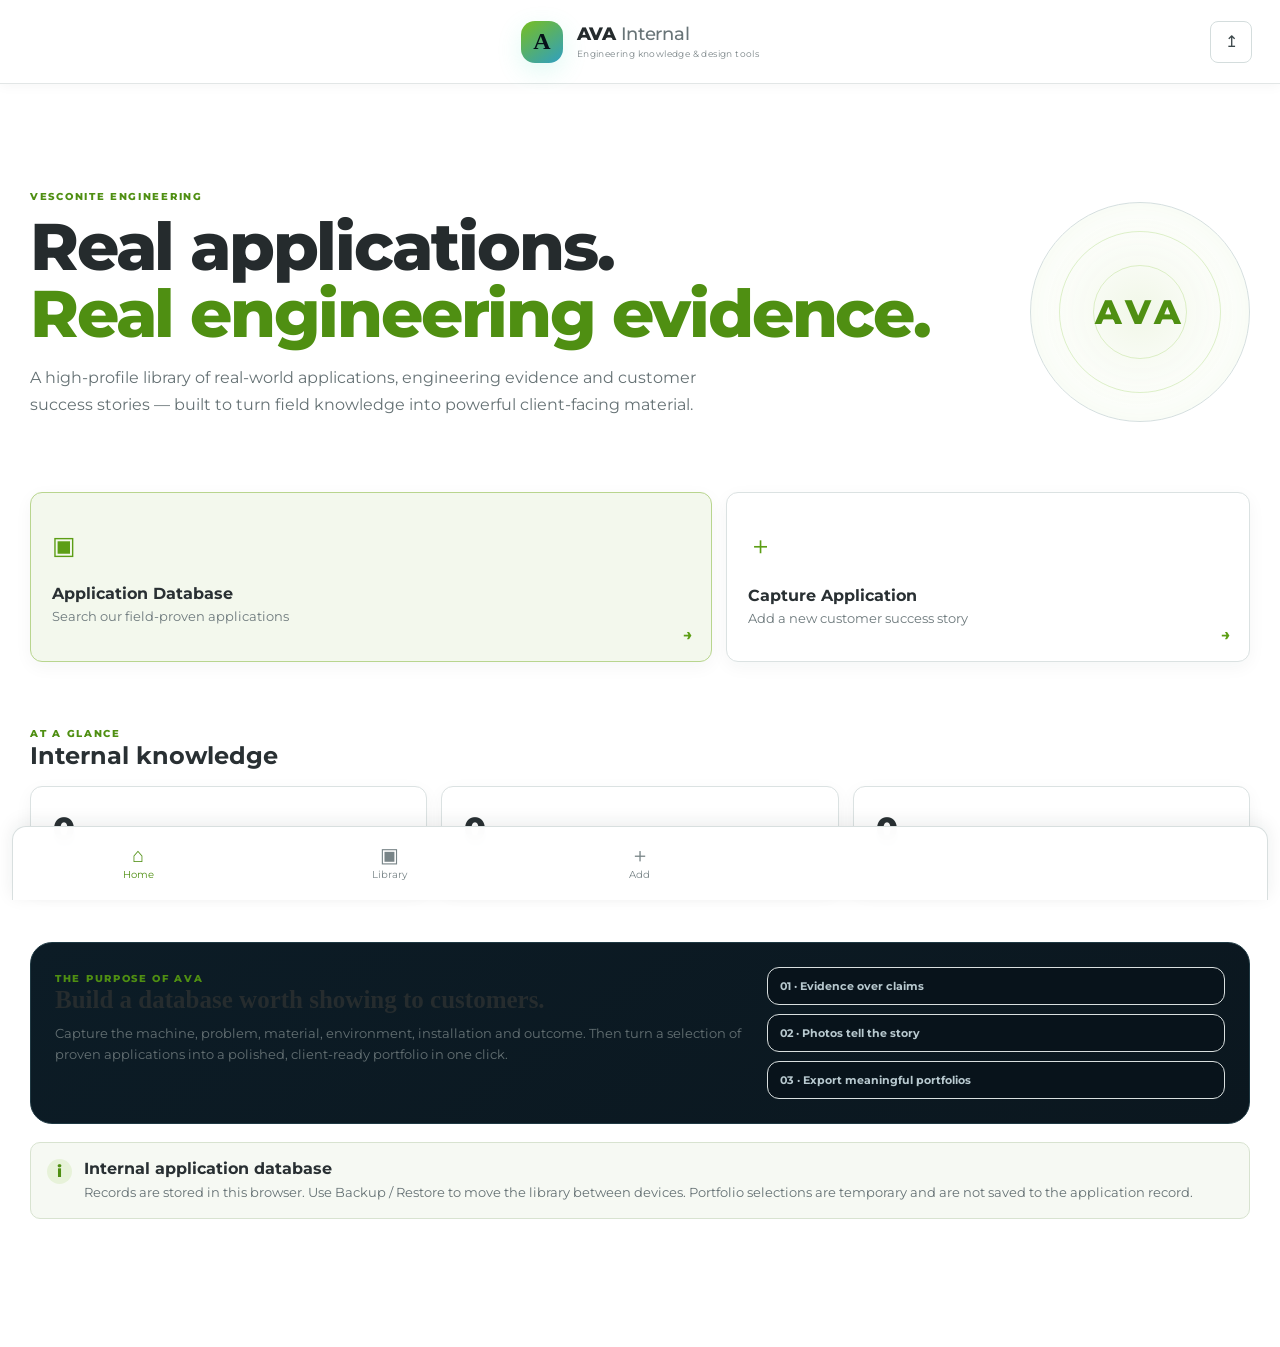
<file: index_v10.html>
<!DOCTYPE html>
<html lang="en">
<head>
  <meta charset="UTF-8">
  <meta name="viewport" content="width=device-width, initial-scale=1, viewport-fit=cover">
  <meta name="theme-color" content="#0b1118">
  <meta name="apple-mobile-web-app-capable" content="yes">
  <meta name="apple-mobile-web-app-status-bar-style" content="black-translucent">
  <title>AVA Internal</title>
  <link rel="stylesheet" href="style.css">
</head>
<body>
<div class="app-shell">
  <header class="topbar">
    <div class="brand">
      <div class="brand-mark">A</div>
      <div>
        <div class="brand-name">AVA <span>Internal</span></div>
        <div class="brand-sub">Engineering knowledge & design tools</div>
      </div>
    </div>
    <button class="icon-btn" id="backupBtn" title="Backup / restore">↥</button>
  </header>

  <main>
    <section id="home" class="page active">
      <div class="hero">
        <div>
          <p class="eyebrow">VESCONITE ENGINEERING</p>
          <h1>Real applications.<br><em>Real engineering evidence.</em></h1>
          <p class="hero-copy">A high-profile library of real-world applications, engineering evidence and customer success stories — built to turn field knowledge into powerful client-facing material.</p>
        </div>
        <div class="hero-orbit"><span>AVA</span></div>
      </div>

      <div class="database-hero-grid">
        <button class="quick-card accent" data-page="library">
          <span class="q-icon">▣</span><strong>Application Database</strong><small>Search our field-proven applications</small><b>→</b>
        </button>
        <button class="quick-card" data-page="add-app">
          <span class="q-icon">＋</span><strong>Capture Application</strong><small>Add a new customer success story</small><b>→</b>
        </button>
      </div>
      <div class="section-head"><div><span class="eyebrow">AT A GLANCE</span><h2>Internal knowledge</h2></div></div>
      <div class="stats">
        <div class="stat"><span id="appCount">0</span><small>Applications saved</small></div>
        <div class="stat"><span id="industryCount">0</span><small>Industries</small></div>
        <div class="stat"><span id="photoCount">0</span><small>Photos captured</small></div>
      </div>
      <div class="database-intro">
        <div><span class="eyebrow">THE PURPOSE OF AVA</span><h2>Build a database worth showing to customers.</h2><p>Capture the machine, problem, material, environment, installation and outcome. Then turn a selection of proven applications into a polished, client-ready portfolio in one click.</p></div>
        <div class="database-points"><span>01 · Evidence over claims</span><span>02 · Photos tell the story</span><span>03 · Export meaningful portfolios</span></div>
      </div>
      <div class="notice"><span>i</span><div><strong>Internal application database</strong><p>Records are stored in this browser. Use Backup / Restore to move the library between devices. Portfolio selections are temporary and are not saved to the application record.</p></div></div>
    </section>

    <section id="calculators" class="page hidden-tool">
      <div class="page-title"><p class="eyebrow">ENGINEERING TOOLS</p><h1>Calculators</h1><p>Metric-first calculators based on Vesconite's published design guidance.</p></div>
      <div class="calc-grid">
        <button class="calc-card" data-calc="general"><span>◉</span><div><strong>General Bearing</strong><small>Size, load, speed, PV & fits</small></div><b>→</b></button>
        <button class="calc-card" data-calc="pump"><span>◌</span><div><strong>Pump Bearing</strong><small>General design + wear ring</small></div><b>→</b></button>
        <button class="calc-card" data-calc="marine"><span>⌁</span><div><strong>Marine</strong><small>Stern tube & rudder sizing</small></div><b>→</b></button>
        <button class="calc-card" data-calc="motion"><span>↻</span><div><strong>Motion & PV</strong><small>Rotation, oscillation & linear</small></div><b>→</b></button>
        <button class="calc-card featured" data-calc="freezer"><span>❄</span><div><strong>Freezer Fit</strong><small>Cooling time & warm-up estimate</small></div><b>→</b></button>
      </div>
      <div class="formula-note"><strong>Engineering note</strong><p>These tools are intended for internal preliminary design and application assessment. Where the published Vesconite calculator uses proprietary or unpublished logic, AVA labels the result as an estimate rather than presenting it as an exact reproduction.</p></div>
    </section>

    <section id="calculator-view" class="page hidden-tool">
      <button class="back" data-page="calculators">← Calculators</button>
      <div id="calcContent"></div>
    </section>

    <section id="freezer" class="page hidden-tool">
      <button class="back" data-page="calculators">← Calculators</button>
      <div id="freezerContent"></div>
    </section>

    <section id="library" class="page">
      <div class="page-title split"><div><p class="eyebrow">FIELD KNOWLEDGE</p><h1>Application Library</h1><p>Build a searchable internal record of real-world applications.</p></div><button class="primary" data-page="add-app">＋ Add</button></div>
      <div class="library-tools"><input id="librarySearch" placeholder="Search applications, products, notes…"><select id="industryFilter"><option value="">All industries</option></select></div>
      <div id="libraryList"></div>
    </section>

    <section id="add-app" class="page">
      <button class="back" data-page="library">← Application Library</button>
      <div class="page-title"><p class="eyebrow">CAPTURE KNOWLEDGE</p><h1>Add Application</h1><p>Record the application while the information is fresh.</p></div>
      <form id="appForm" class="form-card">
        <label>Application name<input required id="appName" placeholder="e.g. Vertical turbine pump — diffuser bush"></label>
        <label>Industry<select required id="appIndustry"></select></label>
        <label>New industry <span class="optional">optional</span><input id="newIndustry" placeholder="If not listed, type it here"></label>
        <label>Product / material<input id="appProduct" placeholder="e.g. Vesconite Hilube"></label>
        <label>Application description<textarea required id="appDescription" rows="4" placeholder="What does the bearing do? Where is it used?"></textarea></label>
        <div class="question-block">
          <div class="eyebrow">COMMON APPLICATION QUESTIONS</div>
          <label>What was the original material?<input id="qOriginal" placeholder="e.g. bronze, rubber, composite"></label>
          <label>Why was Vesconite selected?<textarea id="qWhy" rows="3" placeholder="Wear, corrosion, water, lubrication, dimensional stability…"></textarea></label>
          <label>Operating environment<input id="qEnvironment" placeholder="Water, slurry, dust, marine, chemicals…"></label>
          <label>Load / movement / speed<input id="qLoad" placeholder="Approximate load, RPM, oscillation, stroke…"></label>
          <label>Temperature<input id="qTemp" placeholder="Normal / maximum / minimum"></label>
          <label>Lubrication<input id="qLubrication" placeholder="Dry, water, grease, oil…"></label>
          <label>Customer / machine / OEM <span class="optional">optional</span><input id="qMachine" placeholder="Machine or equipment"></label>
          <label>Outcome / evidence<textarea id="qOutcome" rows="3" placeholder="What happened? Service life? Any lessons?"></textarea></label>
        </div>
        <label>Application photos <span class="optional">up to 10 photos · each can have a caption</span><input id="appPhoto" type="file" accept="image/*" capture="environment" multiple></label>
        <div id="photoPreview" class="photo-preview-grid hidden"></div>
        <label>Recorded by<input id="appAuthor" placeholder="Employee name"></label>
        <button class="primary wide" type="submit">Save Application</button>
      </form>
    </section>

    <section id="app-detail" class="page">
      <button class="back" data-page="library">← Application Library</button>
      <div id="appDetail"></div>
    </section>

    <section id="backup" class="page">
      <button class="back" data-page="home">← Home</button>
      <div class="page-title"><p class="eyebrow">DATA</p><h1>Backup & Restore</h1><p>Move your local application library between devices.</p></div>
      <div class="form-card">
        <button class="primary wide" id="exportData">Export library JSON</button>
        <label class="file-button">Import library JSON<input type="file" id="importData" accept=".json,application/json"></label>
        <button class="danger wide" id="clearData">Delete all local application records</button>
        <div class="formula-note"><strong>Important</strong><p>This version uses browser storage so it can be hosted entirely on GitHub Pages. It is not yet a shared multi-user database. A later version can connect this same interface to Supabase/Firebase or another backend.</p></div>
      </div>
    </section>
  </main>

  <div id="linkModal" class="modal-backdrop hidden">
    <div class="modal">
      <div class="modal-head">
        <div><p class="eyebrow">CLIENT PORTFOLIO</p><h2>Build Export Portfolio</h2><p>Select the applications you want included in this PDF. Nothing is permanently linked or changed.</p></div>
        <button class="modal-close" id="closeLinkModal">×</button>
      </div>
      <div class="portfolio-filter-row">
        <input id="linkSearch" class="modal-search" placeholder="Search applications…">
        <select id="linkIndustryFilter" class="modal-filter"><option value="">All categories</option></select>
      </div>
      <div id="linkList" class="link-list"></div>
      <div class="modal-footer"><span id="linkCount">0 selected</span><div style="display:flex;gap:8px"><button class="secondary" id="cancelPortfolio">Cancel</button><button class="primary" id="saveLinks">Preview Portfolio</button></div></div>
    </div>
  </div>

  <div id="portfolioEditorModal" class="modal-backdrop hidden">
    <div class="editor-modal">
      <div class="editor-topbar">
        <div><p class="eyebrow">CLIENT PORTFOLIO</p><h2>Preview & Edit</h2><p>Everything here is a temporary portfolio draft. Editing it will not change the original applications.</p></div>
        <button class="modal-close" id="closeEditorModal">×</button>
      </div>
      <div class="editor-actions">
        <span id="editorStatus">Draft — original application records are untouched</span>
        <div><button class="secondary" id="backToPortfolio">← Applications</button><button class="primary" id="generatePortfolioPdf">Generate PDF</button></div>
      </div>
      <div id="portfolioEditor" class="portfolio-editor"></div>
    </div>
  </div>


  <div id="avaPumpFx" class="ava-pump-fx" aria-hidden="true">
    <div class="fx-hint" id="fxHint">PULL DOWN & HOLD</div>
    <div class="fx-stage">
      <svg id="pumpSvg" viewBox="0 0 390 760" role="img" aria-label="Vertical turbine pump assembly animation">
        <defs>
          <linearGradient id="metal" x1="0" x2="1"><stop stop-color="#3f5058"/><stop offset=".16" stop-color="#eef5f6"/><stop offset=".38" stop-color="#71838b"/><stop offset=".55" stop-color="#ffffff"/><stop offset=".78" stop-color="#586a72"/><stop offset="1" stop-color="#cbd6d9"/></linearGradient>
          <linearGradient id="metalDark" x1="0" x2="1"><stop stop-color="#101c22"/><stop offset=".25" stop-color="#51666f"/><stop offset=".5" stop-color="#c0cdd1"/><stop offset=".7" stop-color="#40535c"/><stop offset="1" stop-color="#0b151a"/></linearGradient>
          <linearGradient id="pumpBlue" x1="0" x2="1"><stop stop-color="#0b2632"/><stop offset=".2" stop-color="#4d7c89"/><stop offset=".48" stop-color="#173d4a"/><stop offset=".72" stop-color="#668e99"/><stop offset="1" stop-color="#0b222d"/></linearGradient>
          <linearGradient id="vesconite" x1="0" y1="0" x2="1" y2="1"><stop stop-color="#f6edc8"/><stop offset=".42" stop-color="#d5c48a"/><stop offset="1" stop-color="#8d7c49"/></linearGradient>
          <radialGradient id="topCavity"><stop offset="0" stop-color="#050b0e"/><stop offset=".7" stop-color="#1c3038"/><stop offset="1" stop-color="#071116"/></radialGradient>
          <filter id="soft"><feGaussianBlur stdDeviation="9"/></filter>
          <filter id="shadow"><feGaussianBlur stdDeviation="4"/></filter>
          <pattern id="machined" width="8" height="8" patternUnits="userSpaceOnUse"><path d="M0 8L8 0" stroke="#fff" opacity=".12" stroke-width="1"/></pattern>
        </defs>
        <g id="fxGlow" opacity="0"><ellipse cx="195" cy="390" rx="150" ry="245" fill="#54e1bd" opacity=".07" filter="url(#soft)"/></g>

        <!-- Shaft held above the pump -->
        <g id="shaftGroup" transform="translate(0 -285)">
          <ellipse cx="195" cy="74" rx="31" ry="9" fill="#071015" opacity=".7"/>
          <rect x="166" y="58" width="58" height="370" rx="19" fill="url(#metal)" stroke="#dbe5e8" stroke-width="1.4"/>
          <path d="M185 71v340" stroke="#fff" opacity=".38" stroke-width="4"/>
          <path d="M211 68v345" stroke="#1b2a31" opacity=".25" stroke-width="5"/>
          <ellipse cx="195" cy="428" rx="29" ry="9" fill="#26373f"/>
          <ellipse cx="195" cy="58" rx="29" ry="8" fill="#e5eef0"/>
        </g>

        <!-- Release arrow -->
        <g id="launchArrow" opacity="0">
          <path d="M195 120v120" stroke="#54e1bd" stroke-width="3.5" stroke-linecap="round"/>
          <path d="M178 219l17 20 17-20" fill="none" stroke="#54e1bd" stroke-width="3.5" stroke-linecap="round" stroke-linejoin="round"/>
          <text x="195" y="264" text-anchor="middle" fill="#9deedc" font-size="9" font-family="Arial" letter-spacing="2">RELEASE</text>
        </g>

        <!-- Pump bowl halves. The inner faces expose the wear ring + grooved bush. -->
        <g id="bowlGroup" opacity="0" transform="translate(0 45)">
          <g id="bowlLeft">
            <path d="M14 480L14 258Q18 174 77 124Q116 91 169 100L169 500Q103 494 61 452Q26 417 14 480Z" fill="url(#pumpBlue)" stroke="#76949d" stroke-width="2"/>
            <path d="M35 454L35 270Q40 199 88 157Q120 132 158 136L158 470Q102 463 68 431Q45 410 35 454Z" fill="#07151c" opacity=".66"/>
            <path d="M158 205Q146 195 136 205L136 432Q147 441 158 431Z" fill="#081318" stroke="#5f7780" stroke-width="2"/>
            <!-- casing wear ring half -->
            <path d="M146 226Q152 218 158 226L158 414Q152 422 146 414Z" fill="url(#vesconite)" stroke="#f3e9bf" stroke-width="1.5"/>
            <!-- pressed-in grooved bush half -->
            <path d="M132 252Q139 244 146 252L146 388Q139 396 132 388Z" fill="#cbb77c" opacity=".95"/>
            <g stroke="#76663c" stroke-width="2" opacity=".95"><path d="M133 271h12"/><path d="M133 294h12"/><path d="M133 317h12"/><path d="M133 340h12"/><path d="M133 363h12"/></g>
            <g fill="#8ea7ae"><circle cx="50" cy="193" r="4"/><circle cx="50" cy="397" r="4"/></g>
            <path d="M31 255h6M31 278h6M31 301h6M31 324h6M31 347h6" stroke="#a8c1c7" opacity=".5"/>
          </g>
          <g id="bowlRight" transform="translate(376 0) scale(-1 1)">
            <path d="M14 480L14 258Q18 174 77 124Q116 91 169 100L169 500Q103 494 61 452Q26 417 14 480Z" fill="url(#pumpBlue)" stroke="#76949d" stroke-width="2"/>
            <path d="M35 454L35 270Q40 199 88 157Q120 132 158 136L158 470Q102 463 68 431Q45 410 35 454Z" fill="#07151c" opacity=".66"/>
            <path d="M158 205Q146 195 136 205L136 432Q147 441 158 431Z" fill="#081318" stroke="#5f7780" stroke-width="2"/>
            <path d="M146 226Q152 218 158 226L158 414Q152 422 146 414Z" fill="url(#vesconite)" stroke="#f3e9bf" stroke-width="1.5"/>
            <path d="M132 252Q139 244 146 252L146 388Q139 396 132 388Z" fill="#cbb77c" opacity=".95"/>
            <g stroke="#76663c" stroke-width="2" opacity=".95"><path d="M133 271h12"/><path d="M133 294h12"/><path d="M133 317h12"/><path d="M133 340h12"/><path d="M133 363h12"/></g>
            <g fill="#8ea7ae"><circle cx="50" cy="193" r="4"/><circle cx="50" cy="397" r="4"/></g>
            <path d="M31 255h6M31 278h6M31 301h6M31 324h6M31 347h6" stroke="#a8c1c7" opacity=".5"/>
          </g>
          <!-- shaft and bearing interface shown after closure -->
          <g id="shaftFinal">
            <rect x="171" y="94" width="48" height="396" rx="17" fill="url(#metal)" stroke="#dbe5e8" stroke-width="1.2"/>
            <path d="M187 107v367" stroke="#fff" opacity=".34" stroke-width="4"/>
            <path d="M207 108v366" stroke="#16262d" opacity=".25" stroke-width="4"/>
            <!-- pressed-in grooved bush around shaft -->
            <rect x="159" y="245" width="72" height="132" rx="13" fill="none" stroke="#d6c48b" stroke-width="15" opacity=".95"/>
            <g stroke="#75653d" stroke-width="2" opacity=".95"><path d="M153 267h84"/><path d="M153 291h84"/><path d="M153 315h84"/><path d="M153 339h84"/><path d="M153 363h84"/></g>
            <!-- casing wear ring seat -->
            <ellipse cx="195" cy="246" rx="39" ry="8" fill="#e4d7a9" opacity=".95"/>
          </g>
          <g id="assemblyLabels" opacity="0">
            <text x="195" y="535" text-anchor="middle" fill="#8fe8d4" font-size="9" font-family="Arial" letter-spacing="2">VERTICAL TURBINE PUMP</text>
            <text x="195" y="553" text-anchor="middle" fill="#728990" font-size="8" font-family="Arial" letter-spacing="1.3">VESCONITE WEAR RING · GROOVED BUSH</text>
          </g>
        </g>

        <!-- Top-down inspection view -->
        <g id="topView" opacity="0" transform="translate(195 390) scale(.62)">
          <circle r="151" fill="#0b171d" stroke="#5d7881" stroke-width="3"/>
          <circle r="130" fill="url(#topCavity)" stroke="#314b55" stroke-width="7"/>
          <circle r="103" fill="#0c1a20" stroke="#6f8188" stroke-width="4"/>
          <!-- Vesconite casing wear ring -->
          <circle r="91" fill="url(#vesconite)" stroke="#f4eac8" stroke-width="3"/>
          <circle r="75" fill="#17262d" stroke="#887849" stroke-width="3"/>
          <!-- grooved bush -->
          <circle r="63" fill="url(#vesconite)" stroke="#f4eac8" stroke-width="3"/>
          <g id="topGrooves" fill="none" stroke="#78673e" stroke-width="3"><circle r="55"/><circle r="48"/></g>
          <circle r="29" fill="url(#metal)" stroke="#eef4f5" stroke-width="2"/>
          <g id="topShaftHighlight"><path d="M0 -22V-66" stroke="#fff" stroke-width="5" opacity=".75" stroke-linecap="round"/></g>
          <circle id="topKey" cx="0" cy="-18" r="4.5" fill="#4d5e66" stroke="#edf4f5" stroke-width="1.2"/>
          <path d="M0 -118v-13M118 0h13M0 118v13M-118 0h-13" stroke="#8ca4aa" stroke-width="2" opacity=".65"/>
          <text x="0" y="181" text-anchor="middle" fill="#8fe8d4" font-size="9" font-family="Arial" letter-spacing="2">BEARING INTERFACE · TOP VIEW</text>
        </g>
      </svg>
    </div>
    <div class="fx-progress"><span id="fxProgressBar"></span></div>
  </div>

  <nav class="bottom-nav">
    <button class="nav-item active" data-page="home"><span>⌂</span>Home</button>
    <button class="nav-item" data-page="library"><span>▣</span>Library</button>
    <button class="nav-item" data-page="add-app"><span>＋</span>Add</button>
  </nav>
</div>
<script src="app.js"></script>
</body>
</html>
</file>
<file: style.css>
@import url('https://fonts.googleapis.com/css2?family=Montserrat:wght@400;500;600;700;800&display=swap');
:root{--bg:#071018;--panel:#0d1822;--panel2:#111f2b;--line:#20303d;--text:#edf4f7;--muted:#8ea2ad;--accent:#54e1bd;--accent2:#7da9ff;--danger:#ff6b73;--shadow:0 18px 50px rgba(0,0,0,.28);--radius:22px}
*{box-sizing:border-box}html{scroll-behavior:smooth}body{margin:0;background:radial-gradient(circle at 85% 0%,#153344 0,transparent 34%),var(--bg);color:var(--text);font-family:"DM Sans",sans-serif;min-height:100vh}
button,input,select,textarea{font:inherit}button{cursor:pointer}button:disabled{opacity:.45;cursor:not-allowed}
.app-shell{max-width:1180px;margin:auto;min-height:100vh;padding-bottom:88px}.topbar{height:76px;padding:14px 24px;display:flex;align-items:center;justify-content:space-between;border-bottom:1px solid rgba(255,255,255,.05);position:sticky;top:0;z-index:10;background:rgba(7,16,24,.82);backdrop-filter:blur(18px)}
.brand{display:flex;align-items:center;gap:12px}.brand-mark{width:42px;height:42px;border-radius:14px;display:grid;place-items:center;background:linear-gradient(145deg,var(--accent),#2f9fc2);color:#061119;font:800 24px Manrope;box-shadow:0 8px 24px rgba(84,225,189,.18)}.brand-name{font:800 18px Manrope;letter-spacing:-.5px}.brand-name span{font-weight:500;color:var(--muted)}.brand-sub{font-size:11px;color:var(--muted);margin-top:2px}.icon-btn{border:1px solid var(--line);background:var(--panel);color:var(--text);width:42px;height:42px;border-radius:13px}
main{padding:0 24px}.page{display:none;padding:34px 0}.page.active{display:block;animation:in .22s ease}@keyframes in{from{opacity:0;transform:translateY(5px)}to{opacity:1;transform:none}}
.hero{min-height:390px;padding:58px 0 45px;display:flex;align-items:center;justify-content:space-between;gap:30px}.eyebrow{color:var(--accent);font-size:11px;font-weight:800;letter-spacing:1.8px;margin:0 0 10px}.hero h1,.page-title h1{font:800 clamp(38px,6vw,66px)/1.02 Manrope;margin:0;letter-spacing:-3px}.hero h1 em{font-style:normal;color:var(--accent)}.hero-copy,.page-title>p:not(.eyebrow){max-width:680px;color:var(--muted);font-size:16px;line-height:1.65}.hero-orbit{width:245px;height:245px;min-width:245px;border-radius:50%;border:1px solid rgba(84,225,189,.22);display:grid;place-items:center;background:radial-gradient(circle,rgba(84,225,189,.16),transparent 58%);position:relative;box-shadow:inset 0 0 70px rgba(84,225,189,.08)}.hero-orbit:before,.hero-orbit:after{content:"";position:absolute;border:1px solid rgba(125,169,255,.2);border-radius:50%;inset:28px}.hero-orbit:after{inset:62px}.hero-orbit span{font:800 34px Manrope;color:var(--accent);letter-spacing:4px}
.quick-grid{display:grid;grid-template-columns:repeat(4,1fr);gap:14px}.quick-card,.calc-card{border:1px solid var(--line);background:linear-gradient(145deg,var(--panel),#0a141d);color:var(--text);border-radius:20px;text-align:left;position:relative;transition:.2s;box-shadow:0 8px 30px rgba(0,0,0,.12)}.quick-card{padding:21px;min-height:150px}.quick-card:hover,.calc-card:hover{transform:translateY(-3px);border-color:#345363}.quick-card.accent{background:linear-gradient(145deg,#12352f,#0d1e25);border-color:#225a4e}.q-icon{font-size:25px;color:var(--accent);display:block;margin-bottom:24px}.quick-card strong{display:block;font:700 16px Manrope}.quick-card small,.calc-card small{color:var(--muted);display:block;margin-top:5px}.quick-card b,.calc-card b{position:absolute;right:18px;bottom:17px;color:var(--accent)}
.section-head{margin:60px 0 16px}.section-head h2{font:700 24px Manrope;margin:0}.stats{display:grid;grid-template-columns:repeat(3,1fr);gap:14px}.stat{background:var(--panel);border:1px solid var(--line);border-radius:18px;padding:22px}.stat span{display:block;font:800 32px Manrope}.stat small{color:var(--muted)}
.notice,.formula-note{margin-top:18px;border:1px solid #244052;background:#0b1b26;border-radius:18px;padding:16px;display:flex;gap:12px;color:var(--muted)}.notice>span{width:25px;height:25px;border-radius:50%;display:grid;place-items:center;background:#173342;color:var(--accent);font-weight:800}.notice strong,.formula-note strong{color:var(--text)}.notice p,.formula-note p{margin:4px 0 0;line-height:1.55;font-size:13px}
.page-title{margin-bottom:28px}.page-title.split{display:flex;justify-content:space-between;align-items:end;gap:20px}.page-title h1{font-size:48px}.back{border:0;background:none;color:var(--muted);padding:0;margin-bottom:24px}.back:hover{color:var(--accent)}
.calc-grid{display:grid;grid-template-columns:repeat(2,1fr);gap:14px}.calc-card{padding:22px 48px 22px 22px;min-height:96px;display:flex;align-items:center;gap:17px}.calc-card>span{width:46px;height:46px;border-radius:14px;background:#152936;display:grid;place-items:center;color:var(--accent);font-size:22px}.calc-card strong{font:700 16px Manrope}.calc-card.featured{border-color:#245c52;background:linear-gradient(145deg,#102a28,#0d1822)}.calc-card.featured>span{background:#153f38}
.primary{border:0;border-radius:13px;padding:12px 17px;background:linear-gradient(135deg,var(--accent),#43c8d0);color:#061118;font-weight:800;box-shadow:0 10px 25px rgba(84,225,189,.12)}.primary.wide,.danger.wide,.file-button{width:100%;margin-top:10px}.danger{border:1px solid #63353b;background:#25151a;color:#ff9aa0;border-radius:13px;padding:12px 17px;font-weight:700}.file-button{display:block;border:1px solid var(--line);border-radius:13px;padding:13px;text-align:center;color:var(--text);background:var(--panel);cursor:pointer}.file-button input{display:none}
.form-card{max-width:760px;background:linear-gradient(145deg,var(--panel),#0a141c);border:1px solid var(--line);border-radius:24px;padding:24px;box-shadow:var(--shadow)}label{display:block;color:#b9c7ce;font-size:13px;font-weight:600;margin-bottom:17px}label input,label select,label textarea{display:block;width:100%;margin-top:7px;border:1px solid var(--line);background:#08131c;color:var(--text);border-radius:12px;padding:13px 14px;outline:none}label input:focus,label select:focus,label textarea:focus{border-color:#3d766c;box-shadow:0 0 0 3px rgba(84,225,189,.07)}textarea{resize:vertical}.optional{font-size:10px;color:var(--muted);font-weight:400}.question-block{border-top:1px solid var(--line);margin:22px 0;padding-top:22px}.photo-preview{margin:-4px 0 20px;border-radius:16px;overflow:hidden;border:1px solid var(--line);background:#050b10}.photo-preview img{width:100%;max-height:340px;object-fit:cover;display:block}.hidden{display:none!important}
.library-tools{display:grid;grid-template-columns:1fr 230px;gap:12px;margin-bottom:18px}.library-tools input,.library-tools select{border:1px solid var(--line);background:var(--panel);color:var(--text);border-radius:13px;padding:13px}.app-list{display:grid;gap:12px}.app-item{display:grid;grid-template-columns:82px 1fr auto;gap:16px;align-items:center;padding:13px;border:1px solid var(--line);background:var(--panel);border-radius:18px;cursor:pointer}.app-thumb{width:82px;height:72px;border-radius:12px;overflow:hidden;background:#15232d;display:grid;place-items:center;color:#4f6672;font-size:22px}.app-thumb img{width:100%;height:100%;object-fit:cover}.app-item h3{font:700 16px Manrope;margin:0 0 5px}.app-item p{margin:0;color:var(--muted);font-size:12px;line-height:1.45}.tag{display:inline-block;color:var(--accent);background:#102d29;border:1px solid #1d5148;border-radius:999px;padding:4px 8px;font-size:10px;font-weight:700;margin-top:7px}.empty{padding:45px;text-align:center;color:var(--muted);border:1px dashed #29404d;border-radius:18px}.detail-hero{display:grid;grid-template-columns:1.2fr 1fr;gap:20px}.detail-photo{min-height:320px;border-radius:22px;overflow:hidden;background:#0b1820;border:1px solid var(--line)}.detail-photo img{width:100%;height:100%;object-fit:cover}.detail-copy{background:var(--panel);border:1px solid var(--line);border-radius:22px;padding:24px}.detail-copy h1{font:800 34px Manrope;margin:4px 0 8px}.detail-copy p{color:var(--muted);line-height:1.6}.detail-grid{display:grid;grid-template-columns:repeat(2,1fr);gap:12px;margin-top:20px}.detail-box{background:var(--panel);border:1px solid var(--line);border-radius:16px;padding:17px}.detail-box strong{font-size:11px;color:var(--accent);text-transform:uppercase;letter-spacing:1px}.detail-box p{margin:7px 0 0;color:#d4dfe3;font-size:13px;line-height:1.5;white-space:pre-wrap}
.result-grid{display:grid;grid-template-columns:repeat(3,1fr);gap:12px;margin:18px 0}.result{background:var(--panel);border:1px solid var(--line);border-radius:17px;padding:17px}.result small{color:var(--muted);display:block}.result strong{font:700 20px Manrope;display:block;margin-top:5px}.result.good{border-color:#245d51}.result.warn{border-color:#765a2d}.result.bad{border-color:#6b343b}.calc-form{max-width:900px}.two-col{display:grid;grid-template-columns:1fr 1fr;gap:14px}.three-col{display:grid;grid-template-columns:repeat(3,1fr);gap:14px}.subhead{font:700 19px Manrope;margin:30px 0 14px}.pill{display:inline-flex;align-items:center;gap:6px;border:1px solid var(--line);border-radius:999px;padding:5px 9px;color:var(--muted);font-size:11px}.warning{color:#ffc875;background:#2a2110;border:1px solid #5c4920;border-radius:14px;padding:12px;font-size:12px;line-height:1.5}.success{color:#91f3d9;background:#0d2924;border:1px solid #225a4e;border-radius:14px;padding:12px;font-size:12px}.math{font-family:ui-monospace,SFMono-Regular,Menlo,monospace;color:#a7c7cf;background:#08131b;border-radius:10px;padding:10px;overflow:auto;font-size:12px}
.bottom-nav{position:fixed;bottom:0;left:0;right:0;margin:auto;max-width:1180px;height:72px;background:rgba(8,17,24,.92);border:1px solid var(--line);border-bottom:0;border-radius:22px 22px 0 0;display:grid;grid-template-columns:repeat(4,1fr);z-index:20;backdrop-filter:blur(18px)}.nav-item{border:0;background:none;color:#718792;font-size:10px}.nav-item span{display:block;font-size:20px;margin-bottom:3px}.nav-item.active{color:var(--accent)}
@media(max-width:760px){.app-shell{padding-bottom:78px}.topbar{padding:12px 16px}.brand-sub{display:none}main{padding:0 16px}.hero{min-height:420px;padding:42px 0;align-items:flex-start}.hero h1{font-size:42px}.hero-orbit{display:none}.quick-grid{grid-template-columns:1fr 1fr}.quick-card{min-height:138px;padding:17px}.quick-card b{display:none}.stats{gap:8px}.stat{padding:16px 12px}.stat span{font-size:25px}.page-title h1{font-size:40px}.page-title.split{align-items:flex-start;flex-direction:column}.calc-grid{grid-template-columns:1fr}.library-tools{grid-template-columns:1fr}.app-item{grid-template-columns:64px 1fr}.app-thumb{width:64px;height:64px}.app-item>b{display:none}.detail-hero{grid-template-columns:1fr}.detail-photo{min-height:240px}.detail-grid{grid-template-columns:1fr}.result-grid{grid-template-columns:1fr 1fr}.two-col,.three-col{grid-template-columns:1fr}.form-card{padding:18px}.bottom-nav{height:68px;border-radius:18px 18px 0 0}}

.advanced{margin:14px 0 18px;border:1px solid var(--line);border-radius:14px;background:#08131c;padding:12px}.advanced summary{cursor:pointer;color:#b9c7ce;font-size:13px;font-weight:700}.advanced[open] summary{color:var(--accent)}

.modal-backdrop{position:fixed;inset:0;background:rgba(0,0,0,.72);backdrop-filter:blur(8px);z-index:50;display:grid;place-items:center;padding:18px}
.modal{width:min(720px,100%);max-height:min(88vh,760px);background:#0b1720;border:1px solid #2a3d49;border-radius:24px;box-shadow:0 30px 90px rgba(0,0,0,.55);display:flex;flex-direction:column;overflow:hidden}
.modal-head{padding:22px 22px 14px;display:flex;justify-content:space-between;gap:16px;border-bottom:1px solid var(--line)}
.modal-head h2{font:800 25px Manrope;margin:0}.modal-head p:not(.eyebrow){color:var(--muted);font-size:13px;line-height:1.5;margin:6px 0 0}
.modal-close{border:1px solid var(--line);background:var(--panel);color:var(--text);width:38px;height:38px;border-radius:12px;font-size:24px}
.modal-search{margin:14px 18px 8px;border:1px solid var(--line);background:#08131c;color:var(--text);border-radius:12px;padding:13px}
.link-list{overflow:auto;padding:8px 18px 16px;display:grid;gap:8px}
.link-row{display:flex;align-items:center;gap:12px;border:1px solid var(--line);background:var(--panel);border-radius:14px;padding:10px;cursor:pointer}
.link-row:hover{border-color:#345363}.link-row input{accent-color:#54e1bd;width:18px;height:18px}.link-thumb{width:48px;height:48px;border-radius:10px;overflow:hidden;background:#14232d;display:grid;place-items:center;color:#607783;flex:none}.link-thumb img{width:100%;height:100%;object-fit:cover}.link-copy{min-width:0}.link-copy strong{display:block;font:700 14px Manrope;white-space:nowrap;overflow:hidden;text-overflow:ellipsis}.link-copy small{color:var(--muted);display:block;margin-top:3px}
.modal-footer{padding:14px 18px;border-top:1px solid var(--line);display:flex;justify-content:space-between;align-items:center;gap:10px}.modal-footer span{color:var(--muted);font-size:12px}
.portfolio-strip{margin-top:18px;border:1px solid #2a4d49;background:#0d2522;border-radius:18px;padding:16px}.portfolio-strip strong{font:700 15px Manrope}.portfolio-strip p{color:var(--muted);font-size:12px;margin:5px 0 12px}.linked-chips{display:flex;flex-wrap:wrap;gap:7px}.linked-chip{display:inline-flex;align-items:center;gap:6px;background:#102e2a;border:1px solid #25574d;color:#a9eadb;border-radius:999px;padding:6px 9px;font-size:11px}.chip-x{border:0;background:none;color:#79bfb1;padding:0;font-size:14px}

/* Application photo library */
.photo-preview-grid{display:grid;grid-template-columns:repeat(2,minmax(0,1fr));gap:12px;margin:-4px 0 20px}
.photo-edit-card{overflow:hidden;border:1px solid var(--line);background:#071018;border-radius:16px}
.photo-edit-card>img{display:block;width:100%;height:180px;object-fit:cover}
.photo-edit-controls{padding:10px}
.photo-edit-controls input{margin:0 0 8px!important}
.small-btn{padding:9px 12px!important;font-size:12px!important;border-radius:10px!important}
.detail-photo-wrap{min-width:0}
.application-gallery{display:grid;grid-template-columns:repeat(2,minmax(0,1fr));gap:12px}
.application-gallery figure{margin:0;overflow:hidden;border:1px solid var(--line);border-radius:18px;background:#0b1820}
.application-gallery figure:first-child{grid-column:1/-1}
.application-gallery img{display:block;width:100%;height:210px;object-fit:cover}
.application-gallery figure:first-child img{height:360px}
.application-gallery figcaption{padding:10px 12px 12px;color:#cbd7dc;font-size:12px;line-height:1.4}
.application-gallery figcaption span{display:block;color:var(--accent);font-size:9px;font-weight:800;letter-spacing:1.3px;margin-bottom:3px}
@media(max-width:760px){.photo-preview-grid{grid-template-columns:1fr}.photo-edit-card>img{height:220px}.application-gallery{grid-template-columns:1fr}.application-gallery figure:first-child{grid-column:auto}.application-gallery img,.application-gallery figure:first-child img{height:240px}}
.hidden-tool{display:none!important}
.database-hero-grid{display:grid;grid-template-columns:1.3fr 1fr;gap:14px;margin:8px 0 0}
.database-hero-grid .quick-card{min-height:170px}
.database-intro{margin-top:52px;display:grid;grid-template-columns:1.5fr 1fr;gap:24px;padding:24px;border:1px solid #1f3943;background:linear-gradient(145deg,#0c1c26,#0b171f);border-radius:22px}
.database-intro h2{font:800 25px/1.15 Manrope;margin:0 0 8px}.database-intro p{color:var(--muted);line-height:1.6;font-size:13px;margin:0}.database-points{display:flex;flex-direction:column;justify-content:center;gap:9px}.database-points span{border:1px solid var(--line);background:#08131b;border-radius:12px;padding:11px 12px;color:#b8c9cf;font-size:11px;font-weight:700}
.export-callout{margin:20px 0;padding:14px;border:1px solid #2b514c;background:#0d2522;border-radius:16px;display:flex;justify-content:space-between;align-items:center;gap:15px}.export-callout strong{font:700 14px Manrope}.export-callout p{font-size:11px!important;margin:4px 0 0!important;line-height:1.45}.secondary{border:1px solid var(--line);background:var(--panel);color:var(--text);border-radius:13px;padding:12px 17px;font-weight:700}
@media(max-width:760px){.database-hero-grid{grid-template-columns:1fr}.database-intro{grid-template-columns:1fr;margin-top:35px}.export-callout{align-items:stretch;flex-direction:column}.export-callout .primary{width:100%}}

/* Mobile usability + portfolio editor */
.topbar{height:auto;min-height:76px;padding-top:calc(14px + env(safe-area-inset-top));}
.bottom-nav{left:50%;right:auto;transform:translateX(-50%);width:min(1180px,100%);grid-template-columns:repeat(3,1fr);}
label input,label select,label textarea,.library-tools input,.library-tools select,.modal-search,.modal-filter{font-size:16px;}
input,select,textarea{font-size:16px;}

.portfolio-filter-row{display:grid;grid-template-columns:1fr 210px;gap:10px;padding:14px 18px 6px}
.portfolio-filter-row .modal-search{margin:0}
.modal-filter{border:1px solid var(--line);background:#08131c;color:var(--text);border-radius:12px;padding:13px}
.category-pill{display:inline-block;padding:3px 7px;border-radius:999px;background:#102d29;border:1px solid #1d5148;color:#a9eadb;font-size:10px;font-weight:700}

.editor-modal{width:min(1100px,100%);height:min(94vh,1100px);background:#071018;border:1px solid #2a3d49;border-radius:24px;box-shadow:0 30px 90px rgba(0,0,0,.6);display:flex;flex-direction:column;overflow:hidden}
.editor-topbar{padding:18px 22px 12px;display:flex;justify-content:space-between;gap:16px;border-bottom:1px solid var(--line);flex:none}
.editor-topbar h2{font:800 25px Manrope;margin:0}.editor-topbar p:not(.eyebrow){color:var(--muted);font-size:12px;margin:5px 0 0}
.editor-actions{padding:10px 18px;border-bottom:1px solid var(--line);display:flex;justify-content:space-between;align-items:center;gap:12px;flex:none;background:#0a151d}.editor-actions span{color:#8fa1a9;font-size:11px}.editor-actions button{margin-left:7px}
.portfolio-editor{overflow:auto;padding:30px;background:#2d3940;-webkit-overflow-scrolling:touch}
.portfolio-editor .cover,.portfolio-editor .application{background:#fff;width:min(180mm,100%);max-width:180mm;margin:0 auto 26px;padding:16mm 15mm;box-shadow:0 12px 35px rgba(0,0,0,.28);color:#18262d}
.portfolio-editor .cover{min-height:245mm;display:flex;flex-direction:column;justify-content:center}
.portfolio-editor .application{padding-top:15mm}
.portfolio-editor [contenteditable="true"]{outline:2px dashed transparent;border-radius:4px;transition:.15s}
.portfolio-editor [contenteditable="true"]:hover,.portfolio-editor [contenteditable="true"]:focus{outline-color:#62b9a8;background:rgba(84,225,189,.06)}
.portfolio-editor .photo{max-height:92mm}
.portfolio-editor .report-photo{break-inside:avoid}
.portfolio-editor .cover-note{margin-top:20px}

@media(max-width:760px){
  .topbar{padding-left:16px;padding-right:16px}
  .brand-name{font-size:18px}
  .portfolio-filter-row{grid-template-columns:1fr;padding:10px 14px 4px}
  .modal{max-height:92vh;border-radius:20px}
  .editor-modal{height:96vh;border-radius:18px}
  .editor-topbar{padding:15px 14px 10px}
  .editor-topbar h2{font-size:21px}
  .editor-actions{align-items:stretch;flex-direction:column;padding:9px 12px}
  .editor-actions>div{display:grid;grid-template-columns:1fr 1.5fr;gap:8px}
  .editor-actions button{margin:0;width:100%}
  .portfolio-editor{padding:14px 8px 40px}
  .portfolio-editor .cover,.portfolio-editor .application{width:100%;padding:28px 22px;margin-bottom:16px;box-shadow:0 8px 25px rgba(0,0,0,.25)}
  .portfolio-editor .cover{min-height:auto}
  .portfolio-editor .grid{grid-template-columns:1fr}
  .portfolio-editor h1{font-size:31px}
}

/* AVA engineering pull-down animation */
.ava-pump-fx{position:fixed;inset:0;z-index:80;display:none;pointer-events:none;background:radial-gradient(circle at 50% 45%,rgba(16,49,56,.82),rgba(3,9,13,.96) 72%);overflow:hidden}
.ava-pump-fx.active{display:block}
.ava-pump-fx .fx-stage{position:absolute;inset:64px 0 58px;display:grid;place-items:center}
#pumpSvg{width:min(92vw,430px);height:min(82vh,760px);overflow:visible}
.fx-hint{position:absolute;top:calc(18px + env(safe-area-inset-top));left:50%;transform:translateX(-50%);font:800 10px/1 Manrope;letter-spacing:2.8px;color:#54e1bd;opacity:.85}
.fx-progress{position:absolute;left:50%;bottom:calc(24px + env(safe-area-inset-bottom));transform:translateX(-50%);width:100px;height:3px;background:#20343d;border-radius:99px;overflow:hidden;opacity:.7}
.fx-progress span{display:block;width:0;height:100%;background:#54e1bd;box-shadow:0 0 12px rgba(84,225,189,.7)}
@keyframes fxPulse{50%{opacity:.58}}
.ava-pump-fx.launching .fx-hint{animation:fxPulse 1s infinite}
@media(prefers-reduced-motion:reduce){.ava-pump-fx{display:none!important}}

/* AVA v13 — application intelligence, sales and knowledge */
.home-command-grid{display:grid;grid-template-columns:repeat(3,1fr);gap:12px;margin-top:14px}
.library-tools-advanced{grid-template-columns:2fr 1fr 1fr 1fr}
.filter-chips{display:flex;gap:7px;flex-wrap:wrap;margin:10px 0 18px}
.filter-chip{border:1px solid var(--line);background:#0b1921;color:#b8c9cf;border-radius:999px;padding:8px 10px;font-size:11px;font-weight:700}
.filter-chip span{color:var(--accent)}
.quality-pill{display:inline-flex;align-items:center;border-radius:999px;padding:4px 7px;font-size:9px;font-weight:800;white-space:nowrap}
.quality-pill.high{background:#10352e;color:#9fe9d8;border:1px solid #276e60}.quality-pill.medium{background:#342e18;color:#e5d29a;border:1px solid #66592d}.quality-pill.low{background:#382124;color:#edafb5;border:1px solid #70424a}
.app-item-top,.detail-topline{display:flex;justify-content:space-between;gap:8px;align-items:center}.app-item-top{margin-bottom:7px}
.detail-actions{display:flex;flex-wrap:wrap;gap:8px;margin:18px 0}.detail-actions button{flex:1;min-width:150px}
.story-grid{display:grid;grid-template-columns:repeat(2,1fr);gap:12px;margin:18px 0}.story-card{border:1px solid var(--line);background:#0b1921;border-radius:16px;padding:16px}.story-card p{margin:7px 0 0;color:#c8d5da;line-height:1.55;font-size:13px}
.similar-section{margin-top:28px}.similar-grid{display:grid;grid-template-columns:repeat(2,1fr);gap:10px}.similar-card{border:1px solid var(--line);background:#0b1921;border-radius:14px;padding:14px;cursor:pointer}.similar-card:hover{border-color:#315868}.similar-card strong{display:block}.similar-card small{display:block;color:var(--muted);margin-top:4px}
.comparison-sheet{margin-top:18px;background:#fff;color:#1a2b32;border-radius:22px;padding:28px;box-shadow:0 20px 50px rgba(0,0,0,.18)}.comparison-sheet h2{font:800 30px/1.1 Manrope;margin:5px 0}.comparison-sheet .eyebrow{color:#087a67}.compare-table{margin-top:20px;border:1px solid #d9e1e4;border-radius:14px;overflow:hidden}.compare-head,.compare-row{display:grid;grid-template-columns:1fr 1fr 1fr}.compare-head{background:#0c2522;color:#fff;padding:13px}.compare-row{border-top:1px solid #e2e7e9}.compare-row>*{padding:12px;border-right:1px solid #e2e7e9;font-size:13px}.compare-row>*:last-child,.compare-head>*:last-child{border-right:0}.comparison-evidence{margin-top:22px}.comparison-evidence article{border:1px solid #d9e1e4;border-radius:12px;padding:12px;margin:8px 0;cursor:pointer}.comparison-evidence article strong{display:block}.comparison-evidence article small{display:block;color:#627179;margin-top:4px}.comparison-disclaimer{margin-top:18px;padding:12px;border-left:4px solid #159477;background:#f1f7f5;color:#53636b;font-size:12px}
.opp-card{display:flex;justify-content:space-between;gap:16px;align-items:center;border:1px solid var(--line);background:#0b1921;border-radius:18px;padding:17px;margin:10px 0}.opp-card h3{font:800 17px Manrope;margin:6px 0}.opp-card p{color:#c7d4d9;margin:4px 0;font-size:13px}.opp-card small{color:var(--muted)}.opp-actions{display:flex;gap:7px;flex:none}.form-actions{display:flex;justify-content:flex-end;gap:8px;margin-top:8px}
.knowledge-grid{display:grid;grid-template-columns:repeat(2,1fr);gap:12px}.knowledge-card{border:1px solid var(--line);background:#0b1921;border-radius:18px;padding:18px}.knowledge-card h3{font:800 18px Manrope;margin:7px 0}.knowledge-card p{color:var(--muted);line-height:1.5;font-size:13px;min-height:58px}.primary-link{display:inline-flex;color:#8ee7d4;font-weight:800;font-size:12px;text-decoration:none;margin-top:8px}.knowledge-note{margin-top:16px;border:1px solid #2b514c;background:#0d2522;border-radius:16px;padding:16px}.knowledge-note p{color:#b9c9ce;font-size:12px;line-height:1.5}
.customer-modal{width:min(820px,100%);max-height:94vh;overflow:auto;background:#f7faf9;border-radius:22px;position:relative}.floating-close{position:absolute;right:14px;top:14px;z-index:3;background:rgba(7,16,24,.88);color:#fff}.customer-sheet{color:#17272e;padding:34px;max-width:820px;margin:auto}.customer-sheet h1{font:800 42px/1.05 Manrope;margin:8px 0 12px}.customer-lead{font-size:16px;line-height:1.55;color:#516168}.customer-hero-image{width:100%;max-height:360px;object-fit:cover;border-radius:16px;margin:16px 0}.customer-facts{display:grid;grid-template-columns:repeat(4,1fr);gap:8px;margin:16px 0}.customer-facts>div{background:#eaf3f0;border-radius:12px;padding:12px}.customer-facts span{display:block;font-size:8px;font-weight:800;letter-spacing:1px;color:#087a67}.customer-facts strong{display:block;margin-top:5px;font-size:12px}.customer-story{margin-top:20px}.customer-story h2{font:800 18px Manrope;margin:18px 0 5px}.customer-story p{line-height:1.6;color:#35484f}.customer-footer{margin-top:26px;padding-top:12px;border-top:1px solid #d9e1e4;color:#718087;font-size:11px}
.edit-record-modal{max-width:900px;max-height:94vh}.edit-record-form{padding:18px;overflow:auto}.edit-record-form label{display:block;margin-bottom:12px}.edit-record-form input,.edit-record-form select,.edit-record-form textarea{width:100%}
.bottom-nav{grid-template-columns:repeat(5,1fr)!important}
@media(max-width:760px){.home-command-grid{grid-template-columns:1fr}.library-tools-advanced{grid-template-columns:1fr}.story-grid,.similar-grid,.knowledge-grid{grid-template-columns:1fr}.opp-card{flex-direction:column;align-items:stretch}.opp-actions{display:grid;grid-template-columns:1fr 1fr}.compare-head,.compare-row{grid-template-columns:1fr}.compare-head{display:none}.compare-row>*{border-right:0;border-bottom:1px solid #e2e7e9}.compare-row strong{background:#f3f8f6}.customer-sheet{padding:26px 20px}.customer-sheet h1{font-size:32px}.customer-facts{grid-template-columns:1fr 1fr}.comparison-sheet{padding:20px 14px}.bottom-nav{grid-template-columns:repeat(5,1fr)!important}.bottom-nav .nav-item{font-size:9px}.bottom-nav .nav-item span{font-size:17px}}

/* Portfolio designer */
.portfolio-designer{margin-bottom:12px}.designer-settings{display:grid;grid-template-columns:1fr 1fr;gap:12px;background:#f5f8f8;border:1px solid #dce5e7;border-radius:14px;padding:14px}.setting-group{display:grid;gap:10px}.designer-settings label{font-size:11px;font-weight:800;color:#53636b}.designer-settings input,.designer-settings textarea,.designer-settings select{display:block;width:100%;margin-top:5px;padding:11px 12px;border:1px solid #ccd9dc;border-radius:9px;background:#fff;font:inherit;font-size:16px;color:#1b2b31}.portfolio-workspace{display:grid;grid-template-columns:240px minmax(0,1fr);gap:14px;align-items:start}.portfolio-outline{position:sticky;top:10px;border:1px solid #d8e2e4;border-radius:12px;background:#f7f9f9;padding:10px}.outline-head{display:flex;justify-content:space-between;font-size:9px;letter-spacing:1.3px;color:#52636a;padding:4px 4px 9px}.outline-item{display:grid;grid-template-columns:27px 1fr auto;gap:6px;align-items:center;border-top:1px solid #e2e8e9;padding:9px 3px}.outline-num{font-size:9px;font-weight:800;color:#16856e}.outline-item strong{display:block;font-size:11px;line-height:1.15}.outline-item small{display:block;color:#77868c;font-size:9px;margin-top:3px}.outline-buttons{display:flex;gap:2px}.outline-buttons button{width:25px;height:25px;border:1px solid #d5e0e2;background:#fff;border-radius:6px;cursor:pointer}.outline-buttons button:disabled{opacity:.3;cursor:default}.outline-buttons button:hover:not(:disabled){background:#eaf5f2}.portfolio-editor{min-width:0;background:#e9eeee;padding:16px;border-radius:14px}.portfolio-editor .cover,.portfolio-editor .application,.portfolio-editor .closing{background:#fff;max-width:760px;margin:0 auto 16px;padding:42px;box-shadow:0 2px 12px rgba(20,40,45,.08)}.portfolio-editor .application{padding-top:42px}.portfolio-editor .closing{min-height:650px}.portfolio-editor [contenteditable="true"]{outline:none;border-radius:4px}.portfolio-editor [contenteditable="true"]:focus{box-shadow:0 0 0 2px rgba(21,148,119,.22);background:#f5fbf9}.portfolio-editor .cover-dark{background:#15252b;color:#fff}.portfolio-editor .cover-dark .cover-note{background:#20353d}.portfolio-editor .cover-dark .box{background:#22343b;color:#fff}.portfolio-editor .cover-dark .box strong{color:#8de0cb}.portfolio-editor .cover-dark .meta{color:#ccd7da}@media(max-width:800px){.designer-settings{grid-template-columns:1fr}.portfolio-workspace{grid-template-columns:1fr}.portfolio-outline{position:relative;top:auto}.outline-item{grid-template-columns:30px 1fr auto}.portfolio-editor{padding:7px}.portfolio-editor .cover,.portfolio-editor .application,.portfolio-editor .closing{padding:24px 18px}.portfolio-editor .cover h1{font-size:31px}.outline-buttons button{width:32px;height:32px}}

/* QR application sharing */
.qr-modal{width:min(92vw,430px);background:#fff;border:1px solid #d5e0e2;border-radius:22px;padding:28px;position:relative;box-shadow:0 24px 70px rgba(8,20,25,.28);text-align:center}.qr-modal h2{margin:5px 0 7px;font-size:24px}.qr-modal>p{color:#617077;margin:0 auto 18px}.qr-code-box{width:240px;height:240px;margin:10px auto 16px;display:grid;place-items:center;background:#fff;border-radius:14px;padding:10px;border:1px solid #d9e2e4}.qr-code-box canvas,.qr-code-box img{width:220px!important;height:220px!important;display:block}.qr-url{font-size:11px;color:#66757b;background:#f3f7f7;border-radius:9px;padding:9px;word-break:break-all;max-height:52px;overflow:auto}.qr-actions{display:flex;gap:10px;justify-content:center;margin-top:14px}.qr-note{font-size:11px!important;line-height:1.45;margin-top:16px!important}.qr-fallback{font-size:13px;color:#66757b}.detail-actions{display:flex;flex-wrap:wrap;gap:8px}
@media(max-width:600px){.qr-modal{padding:22px 18px}.qr-code-box{width:230px;height:230px}.qr-code-box canvas,.qr-code-box img{width:210px!important;height:210px!important}}


/* AVA v16 — Vesconite Bearings brand system
   Based on the current vesconite.com visual language: white space, charcoal typography,
   Vesconite green accents, restrained borders, and the official Vesconite wordmark. */
:root{
  --bg:#ffffff;
  --panel:#ffffff;
  --panel2:#f5f7f7;
  --line:#d9dfdf;
  --text:#262c2e;
  --muted:#657174;
  --accent:#78be20;
  --accent2:#4b5960;
  --danger:#c64b4b;
  --shadow:0 10px 30px rgba(28,42,46,.08);
  --radius:12px;
}
html{background:#fff}
body{background:#fff;color:var(--text);font-family:"Montserrat",Arial,Helvetica,sans-serif;min-height:100vh}
button,input,select,textarea{font-family:inherit}
.app-shell{max-width:1280px;background:#fff}
.topbar{height:84px;padding:14px 28px;background:rgba(255,255,255,.96);border-bottom:1px solid #e2e6e6;box-shadow:0 2px 12px rgba(0,0,0,.04);backdrop-filter:blur(10px)}
.brand{gap:14px}.brand-logo-wrap{display:flex;align-items:center;gap:10px}.brand-logo{width:178px;height:auto;display:block}.ava-badge{display:inline-flex;align-items:center;justify-content:center;border:1px solid #b9c5c5;border-radius:4px;padding:5px 7px;color:#3c474a;font-size:10px;font-weight:800;letter-spacing:1.4px;background:#f7f9f9}
.brand-name{font:800 18px/1 Montserrat,Arial,sans-serif;color:#252b2d;letter-spacing:-.3px}.brand-name span{font-weight:500;color:#687477}.brand-sub{font-size:9px;color:#7b8588;margin-top:5px;letter-spacing:.4px}
.icon-btn{border:1px solid #d4dddd;background:#fff;color:#3c474a;width:42px;height:42px;border-radius:8px}.icon-btn:hover{border-color:#78be20;color:#4f8f12}
main{padding:0 30px}.page{padding:40px 0}.page.active{animation:in .18s ease}
.eyebrow{color:#4f8f12;font-size:10px;font-weight:800;letter-spacing:1.7px}
.hero{min-height:360px;padding:58px 0 42px}.hero h1,.page-title h1{font-family:"Montserrat",Arial,sans-serif;color:#252b2d;letter-spacing:-2.2px}.hero h1 em{color:#4f8f12}.hero-copy,.page-title>p:not(.eyebrow){color:#657174;line-height:1.7}
.hero-orbit{width:220px;height:220px;min-width:220px;border-radius:50%;border:1px solid #d5dfdf;background:radial-gradient(circle,#f1f7e8,transparent 62%);box-shadow:inset 0 0 60px rgba(120,190,32,.08)}.hero-orbit:before,.hero-orbit:after{border-color:rgba(120,190,32,.22)}.hero-orbit span{font-family:Montserrat;color:#4f8f12}
.quick-card,.calc-card,.stat,.form-card,.app-item,.detail-copy,.detail-box,.story-card,.similar-card,.opp-card,.knowledge-card{background:#fff;border:1px solid #dbe2e2;box-shadow:0 5px 18px rgba(30,45,49,.045)}
.quick-card{border-radius:12px;padding:21px}.quick-card:hover,.calc-card:hover{transform:translateY(-2px);border-color:#a9c58a;box-shadow:0 10px 24px rgba(30,45,49,.08)}
.quick-card.accent{background:#f3f8ed;border-color:#b8d58e}.q-icon,.quick-card b,.calc-card b{color:#5c9e15}.quick-card strong,.calc-card strong{font-family:Montserrat;color:#293033}.quick-card small,.calc-card small{color:#6d797c}
.section-head h2,.subhead{font-family:Montserrat;color:#293033}.stats{grid-template-columns:repeat(3,1fr)}.stat{border-radius:12px}.stat span{font-family:Montserrat;color:#293033}.stat small{color:#6d797c}
.notice,.formula-note{border:1px solid #d8e3d0;background:#f6f9f3;color:#657174;border-radius:10px}.notice>span{background:#e7f2d9;color:#4f8f12}.notice strong,.formula-note strong{color:#293033}
.primary{background:#79be21;color:#fff;box-shadow:0 7px 18px rgba(93,147,25,.16);border-radius:7px}.primary:hover{background:#68aa18}.danger{border-color:#e3bebe;background:#fff5f5;color:#a83e3e;border-radius:7px}
.back{color:#667477}.back:hover{color:#4f8f12}
label{color:#536164}label input,label select,label textarea{border:1px solid #cfd8d8;background:#fff;color:#293033;border-radius:7px}label input:focus,label select:focus,label textarea:focus{border-color:#78be20;box-shadow:0 0 0 3px rgba(120,190,32,.10)}
.library-tools input,.library-tools select{border:1px solid #cfd8d8;background:#fff;color:#293033;border-radius:7px}.app-item{border-radius:12px}.app-item:hover{border-color:#aac98a}.app-item h3{font-family:Montserrat;color:#293033}.app-item p{color:#697578}.app-thumb{background:#f0f3f3;color:#8a979a}.tag{color:#4f8f12;background:#f1f7e9;border-color:#c7dda9}
.detail-photo{background:#f2f4f4;border-color:#d9e1e1;border-radius:12px}.detail-copy,.detail-box{border-radius:12px}.detail-copy h1{font-family:Montserrat;color:#293033}.detail-copy p,.detail-box p{color:#59686c}.detail-box strong{color:#4f8f12}
.result{background:#fff;border-color:#dbe2e2}.success{color:#4d7e1b;background:#f3f8ea;border-color:#c9dda9}.warning{color:#8b681a;background:#fff8e9;border-color:#ead8a6}.math{background:#f4f6f6;color:#435154}
.bottom-nav{max-width:1280px;height:74px;background:rgba(255,255,255,.97);border:1px solid #d8dfdf;border-bottom:0;border-radius:14px 14px 0 0;box-shadow:0 -4px 18px rgba(25,40,44,.08);backdrop-filter:blur(12px)}.nav-item{color:#788487}.nav-item.active{color:#4f8f12}.nav-item span{color:inherit}
.home-command-grid{margin-top:14px}.filter-chip{border-color:#d2dddd;background:#fff;color:#5f6d70}.filter-chip span{color:#5c9e15}
.quality-pill.high{background:#edf7df;color:#4d7f16;border-color:#c7dda5}.quality-pill.medium{background:#fff7e4;color:#8b681a;border-color:#ead59c}.quality-pill.low{background:#fff0f0;color:#a54848;border-color:#e2bbbb}
.comparison-sheet{border-radius:12px;box-shadow:0 12px 35px rgba(30,45,49,.10)}.comparison-sheet .eyebrow{color:#4f8f12}.compare-head{background:#4b565a}.comparison-disclaimer{border-left-color:#78be20;background:#f2f7eb}
.customer-modal{border-radius:12px}.floating-close{background:#30383b}.customer-facts>div{background:#eef5e7}.customer-facts span{color:#4f8f12}
.knowledge-note{border-color:#cfe0b7;background:#f3f8ed}.primary-link{color:#4f8f12}
.portfolio-editor{background:#e8ecec}.portfolio-outline{background:#fff;border-color:#d5dddd}.outline-num{color:#5c9e15}.portfolio-editor [contenteditable="true"]:focus{box-shadow:0 0 0 2px rgba(120,190,32,.24);background:#f6faef}
.qr-modal{border-radius:12px}.qr-modal h2{font-family:Montserrat;color:#293033}.qr-code-box{border-color:#d7dfdf}
/* Keep phone forms from triggering iOS zoom and preserve safe-area spacing. */
@media(max-width:760px){main{padding:0 16px}.topbar{padding:12px 16px;height:76px}.brand-logo{width:142px}.brand-name{font-size:16px}.brand-sub{display:none}.brand-logo-wrap{gap:7px}.ava-badge{font-size:9px;padding:4px 6px}.hero{padding-top:38px;min-height:0;display:block}.hero-orbit{display:none}.hero h1{font-size:39px}.page-title h1{font-size:38px}.quick-grid,.stats{grid-template-columns:1fr}.bottom-nav{left:10px;right:10px;width:auto;max-width:none;padding-bottom:env(safe-area-inset-bottom);height:calc(70px + env(safe-area-inset-bottom))}}

/* AVA v17 — centred custom Vesconite AVA brand mark */
.topbar{position:sticky;top:0;display:flex;align-items:center;justify-content:center;min-height:84px;height:84px;padding:10px 72px;z-index:30}
.ava-home-logo{position:absolute;left:50%;top:50%;transform:translate(-50%,-50%);display:flex;align-items:center;justify-content:center;width:190px;height:68px;padding:0;border:0;background:transparent;cursor:pointer;border-radius:10px}
.ava-home-logo img{display:block;width:184px;height:auto}
.ava-home-logo:focus-visible{outline:3px solid rgba(120,190,32,.35);outline-offset:4px}
.topbar #backupBtn{position:absolute;right:28px;top:50%;transform:translateY(-50%)}
.bottom-nav{left:50%;right:auto;transform:translateX(-50%);width:min(1280px,calc(100% - 24px));max-width:none;grid-template-columns:repeat(5,minmax(0,1fr))!important;justify-items:stretch;align-items:stretch}
.bottom-nav .nav-item{display:flex;flex-direction:column;align-items:center;justify-content:center;text-align:center;min-width:0;width:100%;padding:5px 2px 7px;line-height:1.1}
.bottom-nav .nav-item span{line-height:1;font-size:20px;margin-bottom:4px}
@media(max-width:760px){.topbar{height:76px;min-height:76px;padding:8px 58px}.ava-home-logo{width:164px;height:58px}.ava-home-logo img{width:158px}.topbar #backupBtn{right:16px}.bottom-nav{left:10px;right:10px;transform:none;width:auto;height:calc(70px + env(safe-area-inset-bottom));padding-bottom:env(safe-area-inset-bottom)}.bottom-nav .nav-item{font-size:9px}.bottom-nav .nav-item span{font-size:18px;margin-bottom:3px}}

/* v18 mobile header: keep the AVA logo permanently visible and clear of the iPhone safe-area. */
.app-shell{padding-top:84px}
.topbar{position:fixed;top:0;left:50%;right:auto;transform:translateX(-50%);width:min(1180px,100%);height:84px;min-height:84px;padding-top:calc(10px + env(safe-area-inset-top));padding-bottom:10px;box-sizing:border-box}
@media(max-width:760px){
  .app-shell{padding-top:calc(76px + env(safe-area-inset-top))}
  .topbar{height:calc(76px + env(safe-area-inset-top));min-height:calc(76px + env(safe-area-inset-top));padding:calc(8px + env(safe-area-inset-top)) 58px 8px}
  .ava-home-logo{top:calc(50% + env(safe-area-inset-top)/2);}
}

/* v19 — Vesconite machining image on Home */
.hero-photo{width:min(560px,48vw);height:315px;min-width:420px;border-radius:14px;overflow:hidden;border:1px solid #d8dfdf;background:#eef1f1;box-shadow:0 12px 30px rgba(30,45,49,.10);position:relative}
.hero-photo:after{content:"";position:absolute;inset:auto 0 0;height:42%;background:linear-gradient(to top,rgba(20,28,31,.34),transparent);pointer-events:none}
.hero-photo img{display:block;width:100%;height:100%;object-fit:cover;object-position:center center}
@media(max-width:900px){.hero-photo{width:46vw;min-width:320px;height:280px}}
@media(max-width:760px){.hero-photo{width:100%;min-width:0;height:210px;margin-top:24px;border-radius:12px}.hero-photo img{object-position:center center}.hero{padding-bottom:24px}}

/* AVA v20 — robust mobile header: fixed, opaque, safe-area aware, no blur. */
.topbar{
  position:fixed !important;
  top:0 !important;
  left:0 !important;
  right:0 !important;
  transform:none !important;
  width:100% !important;
  max-width:none !important;
  height:84px !important;
  min-height:84px !important;
  box-sizing:border-box !important;
  background:#ffffff !important;
  -webkit-backdrop-filter:none !important;
  backdrop-filter:none !important;
  opacity:1 !important;
  z-index:1000 !important;
}
.app-shell{padding-top:84px !important}
.ava-home-logo{
  position:absolute !important;
  left:50% !important;
  top:0 !important;
  transform:translateX(-50%) !important;
  height:84px !important;
  width:190px !important;
  margin:0 !important;
  z-index:1001 !important;
}
.ava-home-logo img{width:184px !important;height:auto !important;opacity:1 !important;filter:none !important}
.hero-photo{display:block !important;visibility:visible !important;opacity:1 !important}
.hero-photo img{display:block !important;visibility:visible !important;opacity:1 !important}
@media(max-width:760px){
  .topbar{
    height:calc(76px + env(safe-area-inset-top)) !important;
    min-height:calc(76px + env(safe-area-inset-top)) !important;
    padding:env(safe-area-inset-top) 58px 0 !important;
  }
  .app-shell{padding-top:calc(76px + env(safe-area-inset-top)) !important}
  .ava-home-logo{
    top:env(safe-area-inset-top) !important;
    height:76px !important;
    width:164px !important;
  }
  .ava-home-logo img{width:158px !important}
  .topbar #backupBtn{top:calc(env(safe-area-inset-top) + 38px) !important}
  .hero-photo{width:100% !important;min-width:0 !important;height:210px !important;margin:24px 0 0 !important}
}

/* v21 — Discover reels */
.discover-page{padding-top:28px}.discover-heading{margin-bottom:18px}.discover-reels{display:flex;flex-direction:column;gap:18px;max-width:760px;margin:0 auto}.discover-reel{position:relative;min-height:min(690px,calc(100vh - 190px));height:calc(100vh - 190px);max-height:760px;overflow:hidden;border-radius:18px;background:#172126;cursor:pointer;scroll-snap-align:start;box-shadow:0 16px 38px rgba(30,45,49,.14);outline:none}.discover-reel>img{position:absolute;inset:0;width:100%;height:100%;object-fit:cover}.discover-shade{position:absolute;inset:0;background:linear-gradient(180deg,rgba(7,13,16,.12) 15%,rgba(7,13,16,.04) 35%,rgba(7,13,16,.82) 100%)}.discover-index{position:absolute;top:18px;right:18px;color:#fff;font-size:10px;font-weight:800;letter-spacing:1.5px;background:rgba(0,0,0,.34);padding:7px 9px;border-radius:999px;backdrop-filter:blur(4px)}.discover-content{position:absolute;left:26px;right:26px;bottom:32px;color:#fff}.discover-tag{display:inline-block;background:#78be20;color:#fff;padding:6px 10px;border-radius:999px;font-size:9px;font-weight:800;letter-spacing:1.2px}.discover-content h2{font-family:Montserrat,Arial,sans-serif;font-size:clamp(28px,5vw,46px);line-height:1.04;letter-spacing:-1.5px;margin:12px 0 9px;color:#fff}.discover-content p{max-width:620px;color:rgba(255,255,255,.88);font-size:14px;line-height:1.55;margin:0 0 12px}.discover-meta{display:flex;gap:8px;flex-wrap:wrap;margin-bottom:15px}.discover-meta span{border:1px solid rgba(255,255,255,.28);background:rgba(255,255,255,.1);padding:6px 9px;border-radius:999px;font-size:10px;color:#fff}.discover-open{border:1px solid rgba(255,255,255,.7);background:#fff;color:#273034;border-radius:7px;padding:11px 14px;font-weight:800;font-size:12px}.discover-open b{color:#4f8f12;margin-left:8px}.discover-swipe-hint{position:absolute;top:50%;right:10px;transform:rotate(-90deg) translateX(50%);transform-origin:right center;color:rgba(255,255,255,.7);font-size:8px;letter-spacing:2px;font-weight:800;opacity:.65}.discover-reel:focus-visible{box-shadow:0 0 0 4px rgba(120,190,32,.4),0 16px 38px rgba(30,45,49,.14)}.discover-empty{border:1px dashed #cbd6d6;border-radius:16px;padding:70px 25px;text-align:center;background:#f7f9f9}.discover-empty-icon{font-size:42px;color:#78be20}.discover-empty h2{margin:10px 0 5px}.discover-empty p{color:#687578;max-width:420px;margin:0 auto 20px}
@media(max-width:760px){.discover-page{padding-top:18px}.discover-heading{padding:0 4px}.discover-heading h1{font-size:38px}.discover-reels{gap:12px}.discover-reel{height:calc(100vh - 165px);min-height:520px;max-height:none;border-radius:14px}.discover-content{left:18px;right:18px;bottom:22px}.discover-content h2{font-size:31px}.discover-content p{font-size:13px}.discover-swipe-hint{right:5px}.discover-index{top:14px;right:14px}.bottom-nav .nav-item span{font-size:17px}.bottom-nav .nav-item{font-size:8.5px}}


/* VI v22 — Vesco Intelligence logo */
.ava-home-logo{width:220px !important;height:84px !important;background:#fff !important}
.ava-home-logo img{display:block !important;width:210px !important;height:72px !important;max-width:100%;object-fit:contain !important;object-position:center !important}
@media(max-width:760px){
  .ava-home-logo{width:205px !important;height:76px !important}
  .ava-home-logo img{width:196px !important;height:68px !important}
}

/* VI Scraper */
.scraper-launch{width:100%;display:flex;align-items:center;gap:14px;text-align:left;padding:16px 18px;margin:0 0 18px;border:1px solid #cfe2dc;border-radius:16px;background:linear-gradient(135deg,#f2faf7,#ffffff);color:#173139;cursor:pointer;box-shadow:0 8px 24px rgba(20,65,58,.06)}
.scraper-launch>span{width:42px;height:42px;display:grid;place-items:center;border-radius:12px;background:#087a67;color:#fff;font-size:21px}.scraper-launch div{flex:1}.scraper-launch strong{display:block;font-size:14px}.scraper-launch small{display:block;color:#65747b;margin-top:3px}.scraper-launch>b{font-size:22px;color:#087a67}
.scraper-choice-grid{display:grid;grid-template-columns:1fr 1fr;gap:14px;margin-bottom:16px}.scraper-source-card{display:flex;flex-direction:column;align-items:flex-start;gap:6px;padding:18px;border:1px solid #d7e3e0;border-radius:16px;background:#fff;text-align:left;color:#183039;cursor:pointer;box-shadow:0 7px 22px rgba(20,65,58,.05)}.scraper-source-card:hover{border-color:#159477}.scraper-source-icon{width:42px;height:42px;display:grid;place-items:center;border-radius:12px;background:#e7f5f1;color:#087a67;font-size:15px;font-weight:800}.scraper-source-card strong{font-size:15px}.scraper-source-card small{color:#68777e;line-height:1.4}.scraper-panel{margin-bottom:14px}.scrape-file-row{display:flex;align-items:center;justify-content:space-between;gap:18px}.scrape-file-row>div{display:flex;flex-direction:column;gap:4px}.scrape-file-row strong{font-size:15px}.scrape-file-row small{color:#68777e}.scrape-progress{display:flex;align-items:center;gap:13px;padding:14px 16px;border:1px solid #d7e3e0;border-radius:14px;background:#f8fbfa;margin-bottom:16px}.progress-spinner{width:22px;height:22px;border:3px solid #cfe2dc;border-top-color:#087a67;border-radius:50%;animation:viSpin .8s linear infinite}@keyframes viSpin{to{transform:rotate(360deg)}}.scrape-progress p{margin:3px 0 0;color:#68777e;font-size:13px}.scrape-result{margin-top:18px}.scrape-result-head{display:flex;align-items:flex-start;justify-content:space-between;gap:16px;margin-bottom:12px}.scrape-result-head h2{margin:4px 0}.scrape-result-grid{display:grid;grid-template-columns:minmax(0,1.15fr) minmax(260px,.85fr);gap:16px}.scrape-preview-card{background:#fff;border:1px solid #d7e3e0;border-radius:16px;padding:18px}.scrape-preview-card h3{margin:0 0 12px}.scrape-preview-card label{margin-bottom:12px}.scrape-field-note{font-size:12px;color:#6a777d;margin-top:5px}.scrape-photo-grid{display:grid;grid-template-columns:repeat(2,minmax(0,1fr));gap:10px}.scrape-photo-card{border:1px solid #d7e3e0;border-radius:12px;overflow:hidden;background:#f7f9f8}.scrape-photo-card img{display:block;width:100%;height:150px;object-fit:cover}.scrape-photo-card div{padding:8px;font-size:11px;color:#5f6f75}.scrape-source-note{padding:11px 13px;background:#f1f7f5;border-left:3px solid #159477;border-radius:8px;color:#56666d;font-size:12px;margin-top:12px}.scrape-actions{display:flex;gap:10px;flex-wrap:wrap;margin-top:16px}.scrape-actions button{flex:1;min-width:180px}.scrape-warning{padding:12px 14px;border-radius:10px;background:#fff8e8;color:#745a18;font-size:12px;margin-bottom:12px}.hidden{display:none!important}
@media(max-width:760px){.scraper-choice-grid,.scrape-result-grid{grid-template-columns:1fr}.scrape-file-row{align-items:flex-start;flex-direction:column}.scrape-file-row button{width:100%}.scrape-photo-grid{grid-template-columns:1fr 1fr}.scrape-photo-card img{height:120px}.scrape-actions{flex-direction:column}.scrape-actions button{width:100%}}

/* AVA v24 — four-item navigation after removing Sales */
.bottom-nav{grid-template-columns:repeat(4,minmax(0,1fr)) !important;}
@media(max-width:760px){.bottom-nav{grid-template-columns:repeat(4,minmax(0,1fr)) !important;}}


/* v25: dedicated Scraper bottom tab */
.bottom-nav{grid-template-columns:repeat(5,minmax(0,1fr)) !important;}
@media(max-width:760px){.bottom-nav{grid-template-columns:repeat(5,minmax(0,1fr)) !important;}.bottom-nav .nav-item{font-size:8.5px;}.bottom-nav .nav-item span{font-size:17px;}}
</file>
